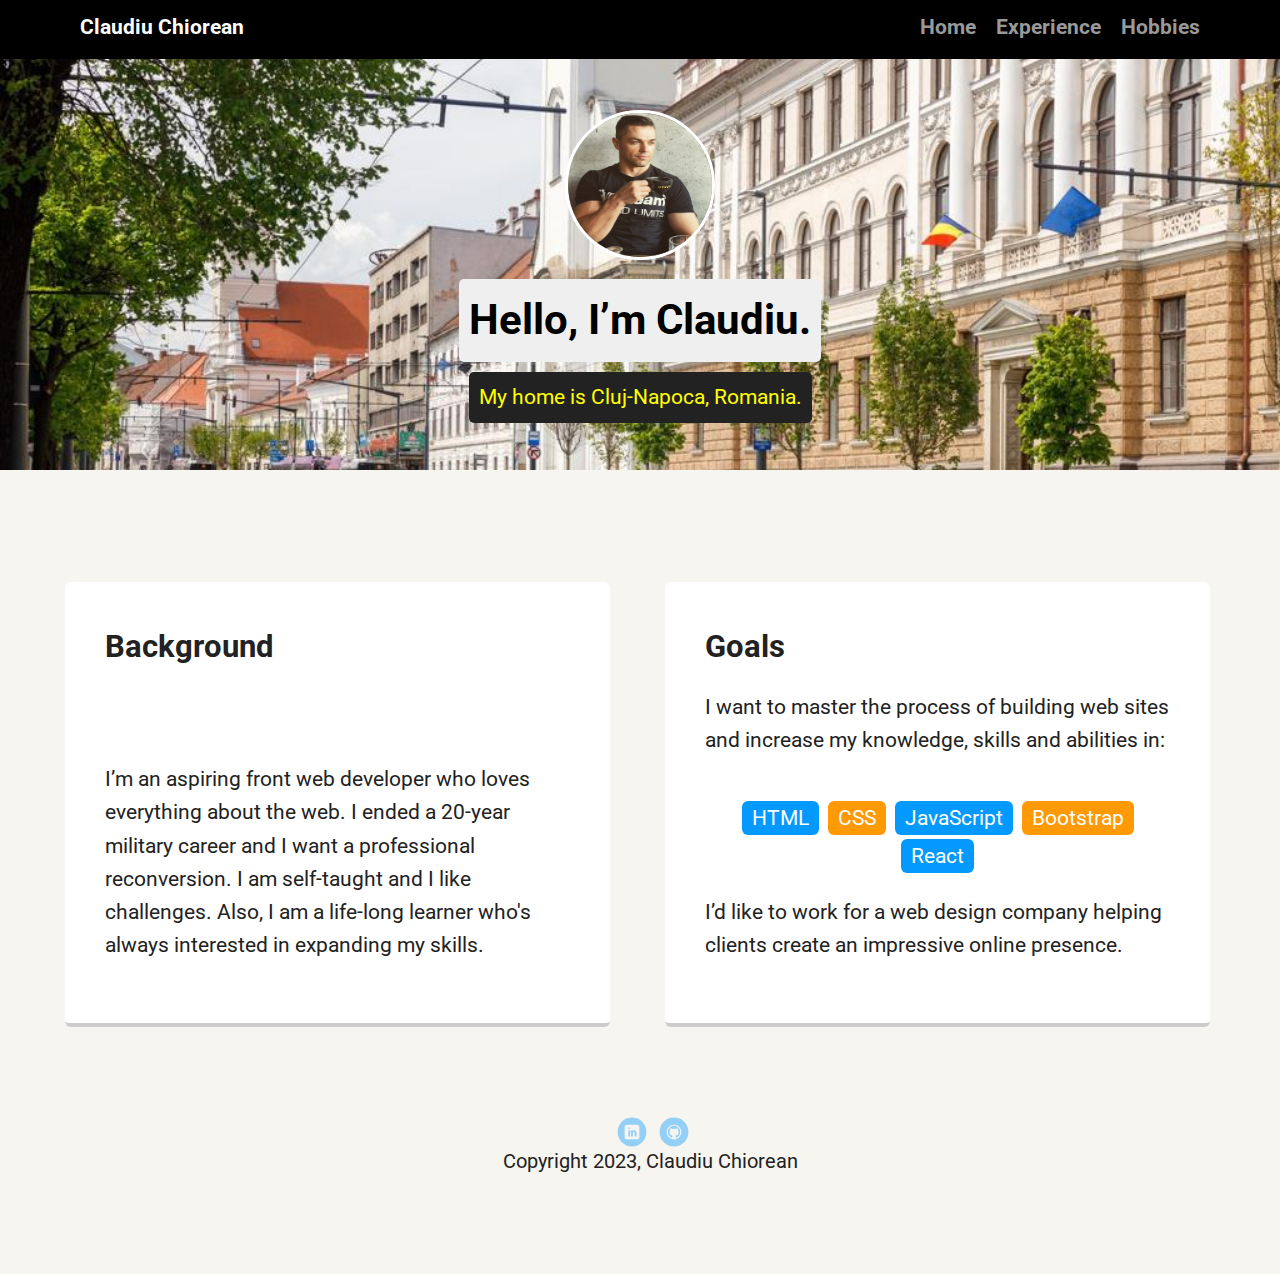
<file: index.html>
<!doctype html>
<html lang="en">

<head>
  <meta charset="utf-8">
  <title>Claudiu Chiorean's Profile</title>
  <meta name="viewport" content="width=device-width, initial-scale=1.0">
  <link rel="stylesheet" href="styles.css">
  <link href="https://fonts.googleapis.com/css?family=Muli%7CRoboto:400,300,500,700,900" rel="stylesheet">
</head>

<body>

  <nav class="main-nav">
    <ul class="nav">
      <li class="name">Claudiu Chiorean</li>
      <li><a href="#">Home</a></li>
      <li><a href="experience.html" target="_blank">Experience</a></li>
      <li><a href="hobbies.html" target="_blank">Hobbies</a></li>
    </ul>
  </nav>

  <header>
    <img src="images/Me_drinking_cofee.jpg" alt="Picture of me drinking cofee" class="profile-image">
    <h1 class="tag name">Hello, I’m Claudiu.</h1>
    <p class="tag location">My home is Cluj-Napoca, Romania.</p>
  </header>

  <main class="flex">
    <section class="card home-page">

      <h2>Background</h2>
      <p>I’m an aspiring front web developer who loves everything about the web. I ended a 20-year military career and I
        want a professional reconversion. I am self-taught and I like challenges. Also, I am a life-long learner who's
        always interested in expanding my skills.</p>
      </section>

    <section class="card home-page">
      <h2>Goals</h2>
      <p>I want to master the process of building web sites and increase my knowledge, skills and abilities in:</p>
      <ul class="skills">
        <li>HTML</li>
        <li>CSS</li>
        <li>JavaScript</li>
        <li>Bootstrap</li>
        <li>React</li>
      </ul>
      <p>I’d like to work for a web design company helping clients create an impressive online presence.</p>
    </section>

  </main>
  <footer>
    <ul>
      <li><a href="https://www.linkedin.com/in/claudiu-chiorean-391821267/" class="social linkedin">LinkedIn</a></li>
      <li><a href="https://github.com/ClaudiuChiorean" class="social github">Github</a></li>
    </ul>
    <p class="copyright">Copyright 2023, Claudiu Chiorean</p>
  </footer>
</body>

</html>
</file>
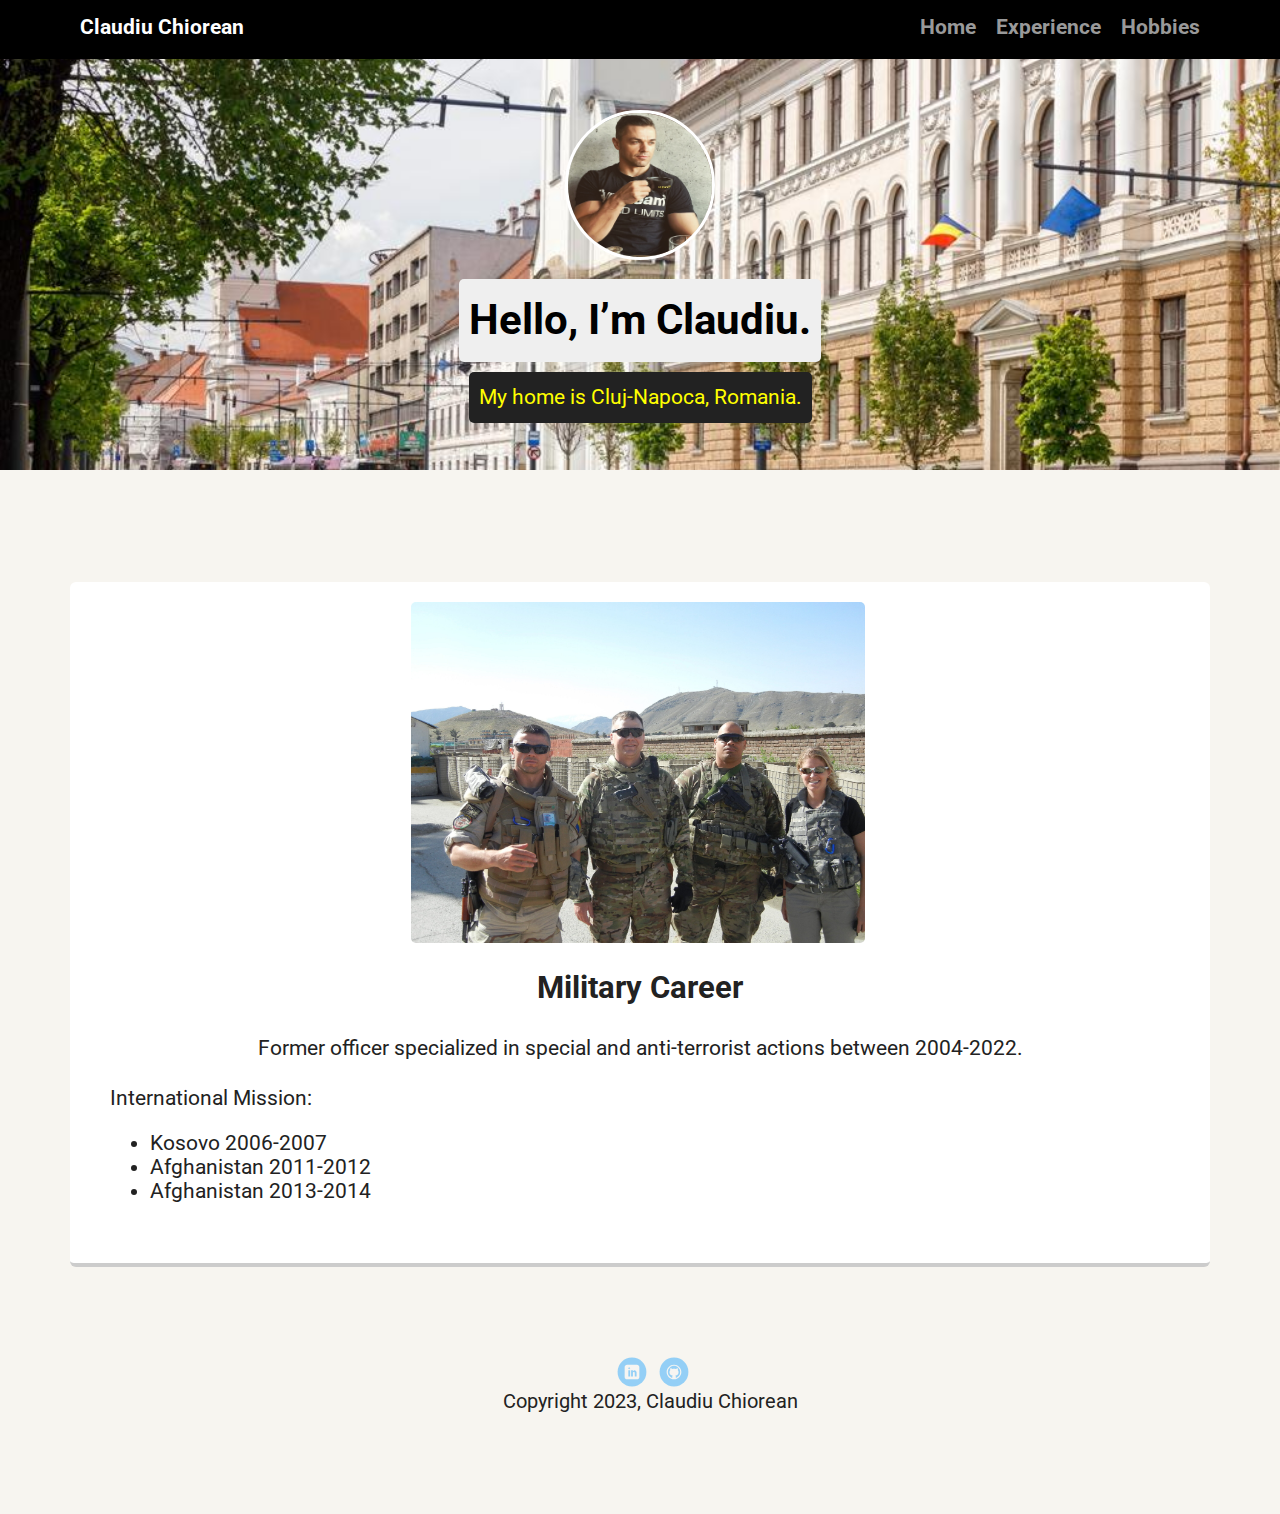
<file: experience.html>
<!doctype html>
<html lang="en">

<head>
    <meta charset="utf-8">
    <title>Claudiu Chiorean's Experience</title>
    <meta name="viewport" content="width=device-width, initial-scale=1.0">
    <link rel="stylesheet" href="styles.css">
    <link href="https://fonts.googleapis.com/css?family=Muli%7CRoboto:400,300,500,700,900" rel="stylesheet">
</head>

<body>

    <nav class="main-nav">
        <ul class="nav">
            <li class="name">Claudiu Chiorean</li>
            <li><a href="index.html" target="_blank">Home</a></li>
            <li><a href="#">Experience</a></li>
            <li><a href="hobbies.html" target="_blank">Hobbies</a></li>
        </ul>
    </nav>

    <header>
        <img src="images/Me_drinking_cofee.jpg" alt="Picture of me drinking cofee" class="profile-image">
        <h1 class="tag name">Hello, I’m Claudiu.</h1>
        <p class="tag location">My home is Cluj-Napoca, Romania.</p>
    </header>

    <main class="flex ">

        <!-- about military career -->
        <section class="card military">
            <img src="images/afghanistan.jpg" alt="me with three americans felows" class="section-img">
            <h2>Military Career</h2>
            <p>Former officer specialized in special and anti-terrorist actions between 2004-2022.
            </p>
            <label class="missions">International Mission:</label>
            <ul class="missions">
                <li>Kosovo 2006-2007</li>
                <li>Afghanistan 2011-2012</li>
                <li>Afghanistan 2013-2014</li>
            </ul>
        </section>
    </main>

    <footer>
        <ul>
            <li><a href="https://www.linkedin.com/in/claudiu-chiorean-391821267/" class="social linkedin">LinkedIn</a>
            </li>
            <li><a href="https://github.com/ClaudiuChiorean" class="social github">Github</a></li>
        </ul>
        <p class="copyright">Copyright 2023, Claudiu Chiorean</p>
    </footer>
</body>

</html>
</file>
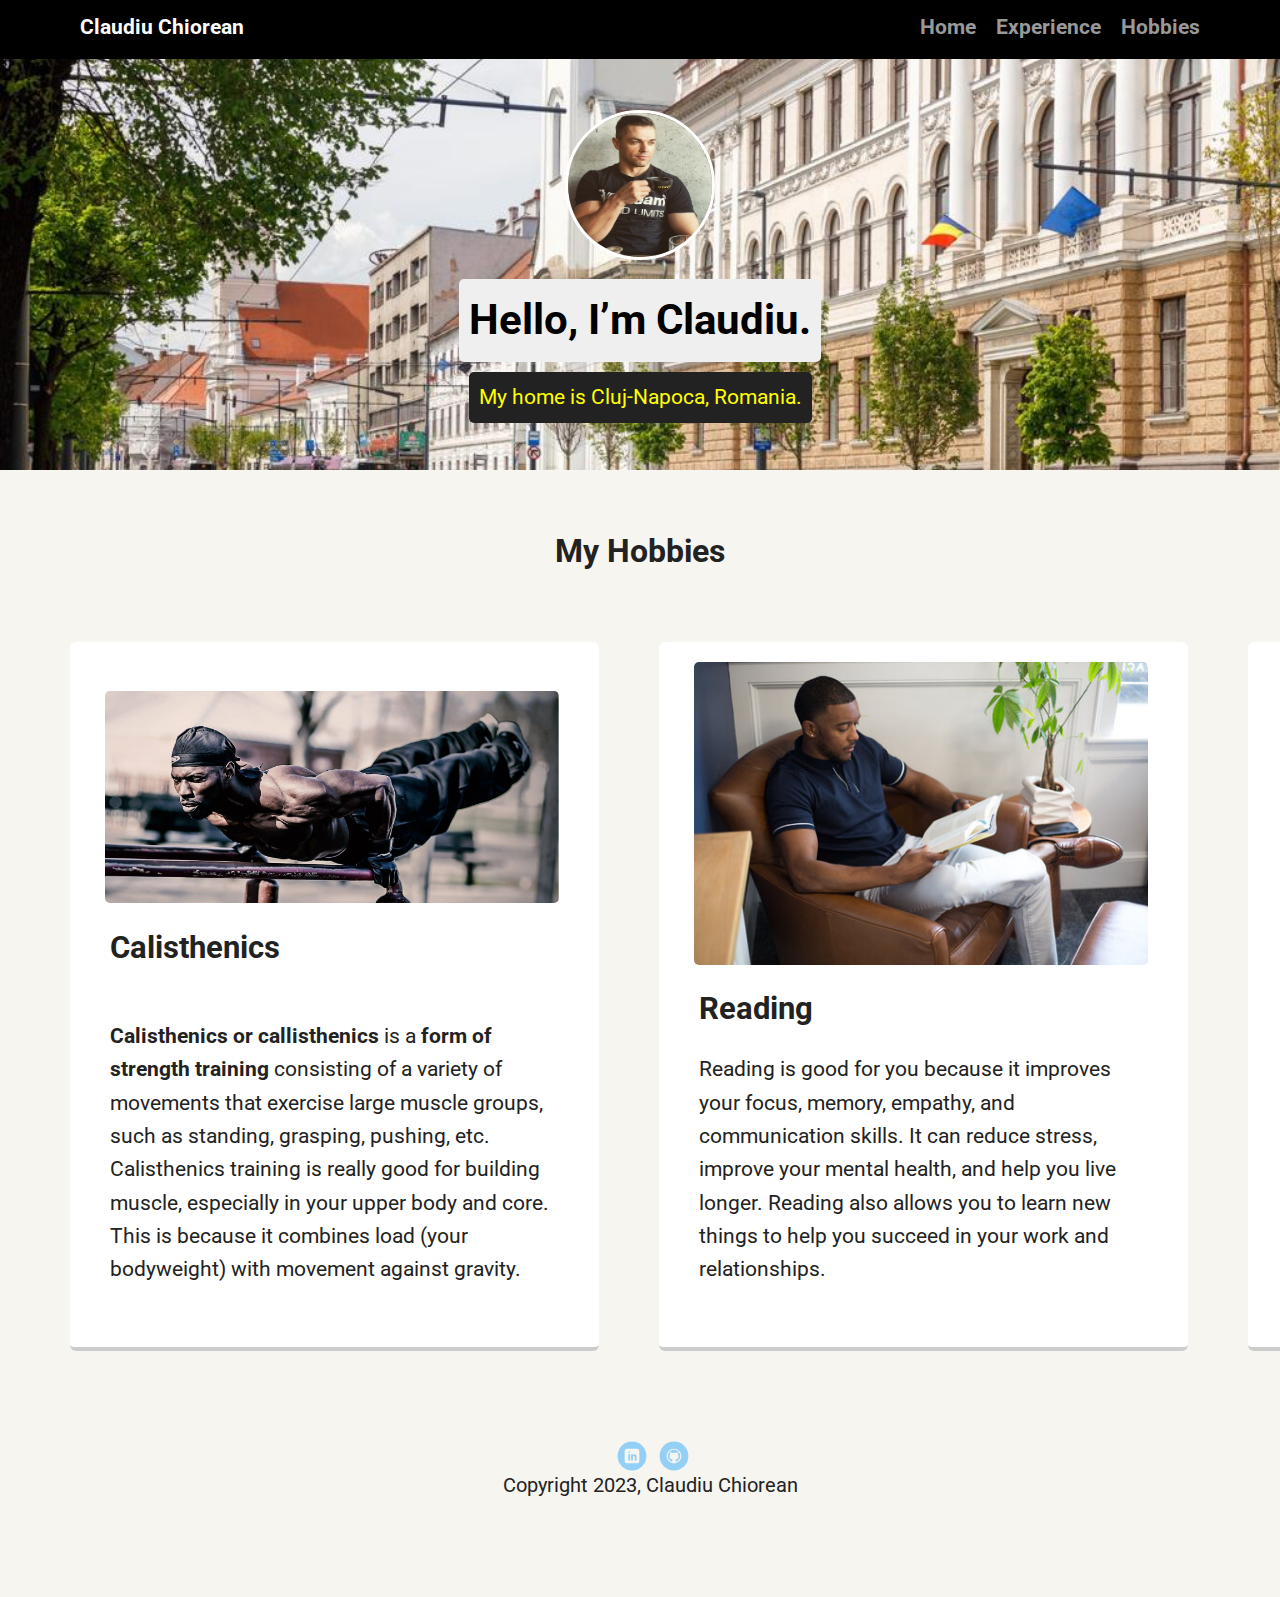
<file: hobbies.html>
<!doctype html>
<html lang="en">

<head>
    <meta charset="utf-8">
    <title>Claudiu Chiorean's Hobbies</title>
    <meta name="viewport" content="width=device-width, initial-scale=1.0">
    <link rel="stylesheet" href="styles.css">
    <link href="https://fonts.googleapis.com/css?family=Muli%7CRoboto:400,300,500,700,900" rel="stylesheet">
</head>

<body>

    <div class="main-nav">
        <ul class="nav">
            <li class="name">Claudiu Chiorean</li>
            <li><a href="index.html" target="_blank">Home</a></li>
            <li><a href="experience.html" target="_blank">Experience</a></li>
            <li><a href="#">Hobbies</a></li>
        </ul>
    </div>

    <header>
        <img src="images/Me_drinking_cofee.jpg" alt="Picture of me drinking cofee" class="profile-image">
        <h1 class="tag name">Hello, I’m Claudiu.</h1>
        <p class="tag location">My home is Cluj-Napoca, Romania.</p>
    </header>

    <!-- My Hobbies -->
    
        <h1 id="hobbies-title">My Hobbies</h1>
    
    <main class="flex">

        <!-- about calisthenics -->
        <article class="card">
            <img src="images/Hannibal-for-king-workout.jpg" alt="man training on parallel bars" class="section-img">
            <h2>Calisthenics</h2>
            <p>
                <strong>Calisthenics or callisthenics</strong> is a <strong>form of strength training</strong>
                consisting of a variety of movements that exercise large muscle groups,
                such as standing, grasping, pushing, etc. Calisthenics training is really good for building muscle,
                especially in your upper body and core. This is because it combines load (your bodyweight) with
                movement
                against gravity.
            </p>
        </article>

        <!-- about reading -->

        <article class="card">
            <img src="images/rsz_man-reading.jpg" alt="man siting on a confortable armchair with an open book"
                class="section-img">
            <h2>Reading </h2>
            <p>Reading is good for you because it improves your focus, memory, empathy, and communication skills. It
                can
                reduce stress, improve your mental health, and help you live longer. Reading also allows you to
                learn
                new things to help you succeed in your work and relationships.</p>

        </article>

        <!-- about hiking -->

        <article class="card">
            <img src="images/hiker.jpg" alt="man standing on a cliff " class="section-img">
            <h2>Hiking</h2>
            <p>Hiking is a long, vigorous walk, usually on trails or footpaths in the countryside. Walking for
                pleasure
                developed in Europe during the eighteenth century. Religious pilgrimages have existed much longer
                but
                they involve walking long distances for a spiritual purpose associated with specific religions.</p>
        </article>

    </main>


    <footer>
        <ul>
            <li><a href="https://www.linkedin.com/in/claudiu-chiorean-391821267/" class="social linkedin">LinkedIn</a>
            </li>
            <li><a href="https://github.com/ClaudiuChiorean" class="social github">Github</a></li>
        </ul>
        <p class="copyright">Copyright 2023, Claudiu Chiorean</p>
    </footer>
</body>

</html>
</file>
<file: styles.css>
/* Global Layout Set-up */
* {
  box-sizing: border-box;
}

body {
  margin: 0;
  padding: 0;
  text-align: center;
  font-family: 'Roboto', sans-serif;
  color: #222;
  background: #f7f5f0;
  
}

/* Link Styles */

a {
  text-decoration: none;
  color: #999;
}

a:hover {
  color: #6633ff;
}

/* Section Styles */

.main-nav {
  width: 100%;
  background: black;
  min-height: 30px;
  padding: 10px;
  position: fixed;
  text-align: center;
}

.nav {
  display: flex;
  justify-content: space-around;
  font-weight: 700;
  list-style-type: none;
  margin: 0 auto;
  padding: 0;
}

.nav .name {
  display: block;
  margin-right: auto;
  color: white;
}

.nav li {
  padding: 5px 10px 10px 10px;
}

.nav a {
  transition: all .5s;
}

.nav a:hover {
  color: white
}

header {
  text-align: center;
  background: url('images/cluj-napoca.jpg') no-repeat top center;
  background-size: cover;
  overflow: hidden;
  padding-top: 60px;
}

header {
  line-height: 1.5;
}

header .profile-image {
  margin-top: 50px;
  width: 150px;
  height: 150px;
  border-radius: 50%;
  border: 3px solid white;
  transition: all .5s;
}

header .profile-image:hover {
  transform: scale(1.5) rotate(5deg);
}

.tag {
  background-color: #efefef;
  color: black;
  padding: 10px;
  border-radius: 5px;
  display: table;
  margin: 10px auto;
}

.location {
  background-color: #222;
  color: yellow;
}

.card {
  margin: 30px;
  padding: 20px 40px 40px;
  max-width: 500px;
  text-align: left;
  background: #fff;
  border-bottom: 4px solid #ccc;
  border-radius: 6px;
  transition: all .5s;
}

.card:hover {
  border-color: #ff99ff;
  transform: scale(1.2);
  background-color: #2b2727;
  color: #f7f5f0;

}

#hobbies-title  {
  font-size: 2rem;
}
.section-img {

  max-width: 259px;
  border-radius: 5px;
  margin-left: -5px;
  transition: all .5s;

}

.section-img:hover {
  transform: scale(1.7, 1.3);
}

ul.skills {
  padding: 0;
  text-align: center;
}

.skills li {
  border-radius: 6px;
  display: inline-block;
  background: #ff9904;
  color: white;
  padding: 5px 10px;
  margin: 2px;
}

.skills li:nth-child(odd) {
  background: #0399ff;
}
.missions{
  width: 100%;
}

footer {
  width: 100%;
  min-height: 30px;
  padding: 20px 0 40px 20px;
}

footer .copyright {
  top: -8px;
  font-size: .75em;
}

footer ul {
  list-style-type: none;
  margin: 0;
  padding: 0;
}

footer ul li {
  display: inline-block;
}

a.social {
  display: inline-block;
  text-indent: -9999px;
  margin-left: 5px;
  width: 30px;
  height: 30px;
  background-size: 30px 30px;
  opacity: .4;
  transition: all .5s;
}

a.twitter {
  background-image: url(images/twitter.svg);
}

a.linkedin {
  background-image: url(images/linkedin.svg);
}

a.github {
  background-image: url(images/github.svg);
}

a.social:hover {
  opacity: 1;
}

.clearfix {
  clear: both;
}

/* Styles for larger screens */
@media screen and (min-width: 762px) {
  body {
    font-size: 1.3rem;
  }
  .flex, .card {
    display: -ms-flexbox;
    /* TWEENER - IE 10 */
    display: flex;
    max-width: 1200px;
    -ms-flex-pack: distribute;
    justify-content: space-evenly;
    
  }

  .flex {
    margin: 20px auto;
  }

  header {
    min-height: 470px;
    margin-bottom: 3em;
  }

  .nav {
    max-width: 1200px;
    padding: 0 30px;
  }


  main {
    padding-top: 20px;
  }

  main p {
    line-height: 1.6em;
  }
  .card{
    flex-direction: column;
    flex: 1;
    
  }

.home-page {
  margin-left: 25px;
}

  .section-img, p {
    margin-top: auto;
    
  }


  .section-img {
    max-width: 454px;
    
    
  }

  .military {
    display: flex;
    flex-direction: column;
    align-items: center;
    
  }

  footer {
    font-size: 1.3em;
    max-width: 1200px;
    margin: 40px auto;
  }

}
</file>
